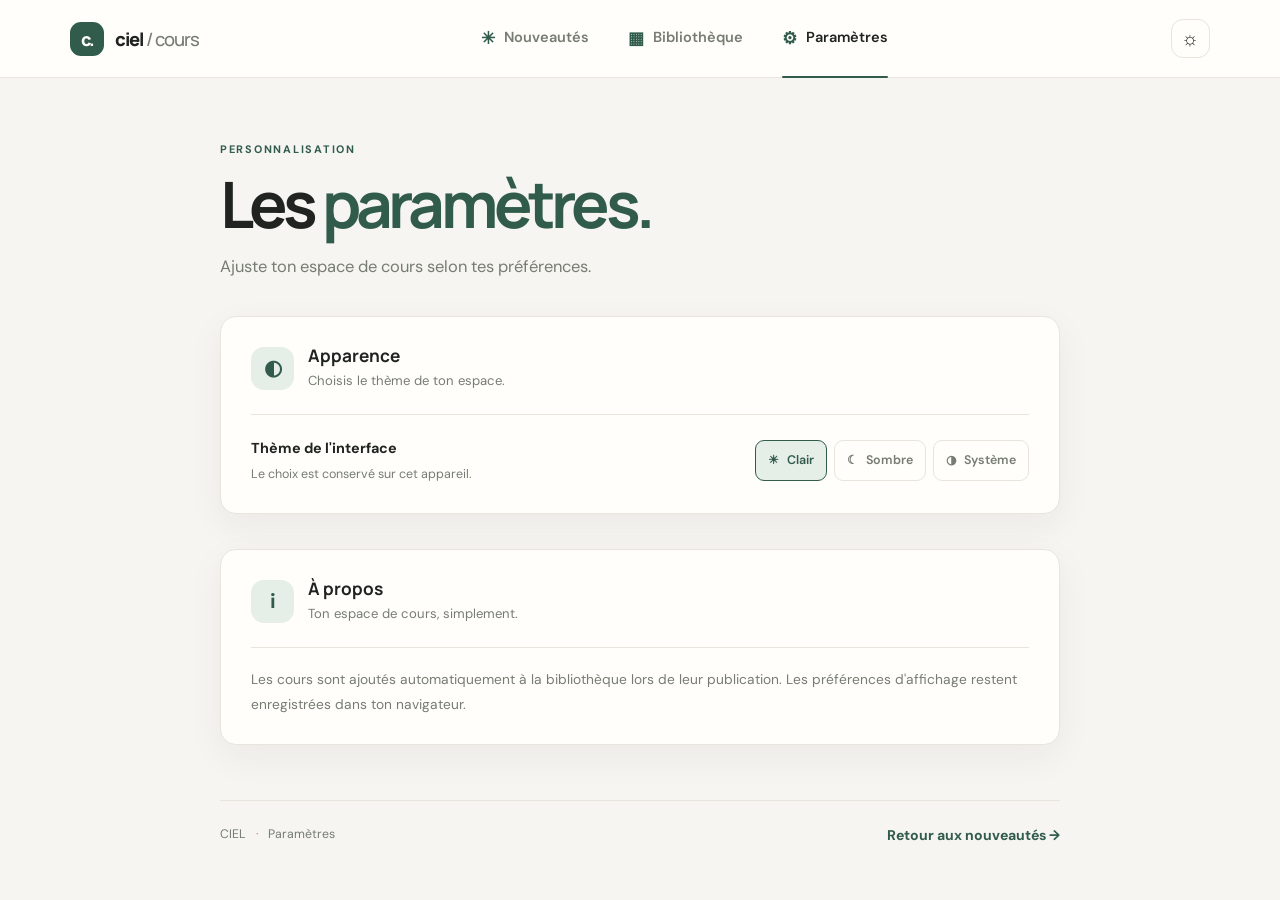
<file: site/parametres.html>
<!doctype html>
<html lang="fr">
<head>
  <meta charset="utf-8"><meta name="viewport" content="width=device-width,initial-scale=1">
  <title>Paramètres — CIEL</title>
  <link rel="preconnect" href="https://fonts.googleapis.com"><link rel="preconnect" href="https://fonts.gstatic.com" crossorigin>
  <link href="https://fonts.googleapis.com/css2?family=DM+Sans:wght@400;500;600;700&family=Manrope:wght@400;500;600;700;800&display=swap" rel="stylesheet">
  <link rel="stylesheet" href="assets/style.css">
  <script>try{const t=localStorage.getItem('theme');if(t)document.documentElement.dataset.theme=t}catch(e){}</script>
</head>
<body data-page="settings" data-catalog="catalog.json">
  <header class="topbar">
    <a class="brand" href="./index.html" aria-label="CIEL, accueil"><span class="brand-mark">c.</span><span>ciel<span class="brand-light"> / cours</span></span></a>
    <nav class="main-nav" aria-label="Navigation principale">
      <a class="nav-link" href="./index.html"><span class="nav-icon">✳</span>Nouveautés</a>
      <a class="nav-link" href="./bibliotheque.html"><span class="nav-icon">▦</span>Bibliothèque</a>
      <a class="nav-link active" href="./parametres.html"><span class="nav-icon">⚙</span>Paramètres</a>
    </nav>
    <button id="themeToggle" class="icon-button theme-toggle" type="button" aria-label="Changer de thème" title="Changer de thème"><span class="theme-glyph">☼</span></button>
  </header>
  <main class="page-shell settings-page">
    <section class="library-intro"><div class="overline">PERSONNALISATION</div><h1>Les <em>paramètres.</em></h1><p class="welcome-text">Ajuste ton espace de cours selon tes préférences.</p></section>
    <section class="settings-panel">
      <div class="settings-section-heading"><div class="settings-icon">◐</div><div><h2>Apparence</h2><p>Choisis le thème de ton espace.</p></div></div>
      <div class="setting-row"><div><strong>Thème de l'interface</strong><span>Le choix est conservé sur cet appareil.</span></div><div class="theme-options"><button class="theme-option" data-theme-choice="light" type="button"><span>☀</span> Clair</button><button class="theme-option" data-theme-choice="dark" type="button"><span>☾</span> Sombre</button><button class="theme-option" data-theme-choice="system" type="button"><span>◑</span> Système</button></div></div>
    </section>
    <section class="settings-panel about-panel"><div class="settings-section-heading"><div class="settings-icon">i</div><div><h2>À propos</h2><p>Ton espace de cours, simplement.</p></div></div><div class="about-copy">Les cours sont ajoutés automatiquement à la bibliothèque lors de leur publication. Les préférences d'affichage restent enregistrées dans ton navigateur.</div></section>
    <footer class="site-footer"><span>CIEL <span class="footer-separator">·</span> Paramètres</span><a href="./index.html" class="text-link">Retour aux nouveautés →</a></footer>
  </main>
  <script src="assets/app.js"></script>
</body>
</html>
</file>
<file: site/assets/style.css>
/* CIEL — interface */
:root{color-scheme:light;--bg:#f6f5f1;--panel:#fffefa;--panel-soft:#f0efe9;--text:#20231f;--muted:#777c73;--line:#e7e5dc;--accent:#315c4c;--accent-strong:#234738;--accent-soft:#e6eee8;--orange:#d17b52;--shadow:0 12px 36px rgba(35,43,35,.055);--shadow-hover:0 18px 42px rgba(35,43,35,.10)}
:root[data-theme=dark]{color-scheme:dark;--bg:#171b19;--panel:#202723;--panel-soft:#29312c;--text:#eff2ed;--muted:#a5afa7;--line:#354039;--accent:#9bc5aa;--accent-strong:#b5d6bf;--accent-soft:#2b3c32;--orange:#e59a70;--shadow:0 12px 36px rgba(0,0,0,.16);--shadow-hover:0 18px 42px rgba(0,0,0,.25)}
*{box-sizing:border-box}html{scroll-behavior:smooth}body{margin:0;background:var(--bg);color:var(--text);font:15px/1.65 "DM Sans",sans-serif;transition:background .2s,color .2s}a{color:inherit;text-decoration:none}button,input{font:inherit}button{cursor:pointer}.topbar{height:78px;padding:0 max(calc((100vw - 1180px)/2),5.5vw);display:flex;align-items:center;justify-content:space-between;gap:28px;background:var(--panel);border-bottom:1px solid var(--line);position:sticky;top:0;z-index:20}.brand{display:flex;align-items:center;gap:11px;font:800 1.15rem "Manrope",sans-serif;letter-spacing:-.055em;white-space:nowrap}.brand-mark{width:34px;height:34px;display:grid;place-items:center;background:var(--accent);color:#fff;border-radius:11px;font:800 1.12rem "Manrope",sans-serif;letter-spacing:-.08em}.brand-light{font-weight:500;color:var(--muted)}.main-nav{display:flex;align-items:center;gap:7px;height:100%}.nav-link{height:100%;display:flex;align-items:center;gap:9px;padding:0 16px;color:var(--muted);font-size:.91rem;font-weight:600;position:relative;transition:color .18s}.nav-link:hover,.nav-link.active{color:var(--text)}.nav-link.active:after{content:"";position:absolute;bottom:-1px;left:16px;right:16px;height:2px;background:var(--accent);border-radius:2px}.nav-icon{font-size:1.05rem;color:var(--accent)}.icon-button{width:39px;height:39px;display:grid;place-items:center;border:1px solid var(--line);border-radius:12px;background:var(--panel);color:var(--text);font-size:1.2rem;transition:background .18s,border .18s}.icon-button:hover{background:var(--panel-soft);border-color:var(--muted)}.page-shell{max-width:1120px;margin:0 auto;padding:0 30px}.welcome-block{min-height:340px;padding:78px 0 66px;display:flex;align-items:flex-end;justify-content:space-between;gap:40px;border-bottom:1px solid var(--line)}.welcome-copy{max-width:660px}.overline{font-size:.68rem;letter-spacing:.16em;font-weight:700;color:var(--accent);line-height:1.4}.status-dot{display:inline-block;width:7px;height:7px;border-radius:50%;background:var(--orange);margin:0 8px 1px 0}.welcome-block h1,.library-intro h1{font:700 clamp(2.9rem,6vw,5rem)/1.04 "Manrope",sans-serif;letter-spacing:-.075em;margin:19px 0 17px}.welcome-block h1 em,.library-intro h1 em{font-style:normal;color:var(--accent)}.welcome-text{font-size:1.03rem;color:var(--muted);max-width:530px;margin:0;line-height:1.8}.welcome-action{font-weight:700;color:var(--accent);white-space:nowrap;padding:12px 0;border-bottom:1px solid var(--accent);margin-bottom:5px}.welcome-action span,.text-link span,.button-primary span{margin-left:10px}.section-block{padding:56px 0 48px}.section-heading{display:flex;align-items:flex-end;justify-content:space-between;gap:20px;margin-bottom:23px}.section-heading h2,.teaser-copy h2{font:700 1.75rem "Manrope",sans-serif;letter-spacing:-.055em;margin:7px 0 0}.text-link{font-size:.88rem;color:var(--accent);font-weight:700}.course-grid{display:grid;grid-template-columns:repeat(2,minmax(0,1fr));gap:14px}.course-card{min-height:190px;padding:21px 22px 18px;background:var(--panel);border:1px solid var(--line);border-radius:15px;display:flex;flex-direction:column;box-shadow:var(--shadow);transition:transform .2s,border-color .2s,box-shadow .2s}.course-card:hover{transform:translateY(-3px);border-color:color-mix(in srgb,var(--accent) 42%,var(--line));box-shadow:var(--shadow-hover)}.course-card-top{display:flex;align-items:center;justify-content:space-between}.course-type{font-size:.62rem;letter-spacing:.13em;font-weight:800;color:var(--muted)}.course-arrow{color:var(--accent);font-size:1.15rem}.course-card h3{font:700 1.12rem/1.4 "Manrope",sans-serif;letter-spacing:-.035em;margin:16px 0 20px}.course-card-bottom{margin-top:auto;display:flex;align-items:center;justify-content:space-between;gap:12px}.course-subject{font-size:.78rem;color:var(--muted);font-weight:600}.course-actions{display:flex;align-items:center;gap:14px;font-size:.78rem;font-weight:700;color:var(--accent)}.course-actions a:hover{text-decoration:underline;text-underline-offset:4px}.pdf-link{color:var(--muted)}.library-teaser{display:flex;align-items:center;gap:23px;padding:28px 30px;margin:14px 0 58px;background:var(--accent-soft);border:1px solid color-mix(in srgb,var(--accent) 13%,var(--line));border-radius:18px}.teaser-icon{flex:0 0 52px;width:52px;height:52px;display:grid;place-items:center;background:var(--panel);border-radius:15px;color:var(--accent);font-size:1.55rem}.teaser-copy{flex:1}.teaser-copy h2{font-size:1.25rem}.teaser-copy p{margin:5px 0 0;color:var(--muted);font-size:.88rem}.button-primary{padding:12px 17px;background:var(--accent);color:#fff;border-radius:10px;font-weight:700;font-size:.86rem;white-space:nowrap;transition:transform .18s,background .18s}.button-primary:hover{transform:translateY(-2px);background:var(--accent-strong)}.site-footer{display:flex;justify-content:space-between;gap:20px;padding:23px 0 30px;border-top:1px solid var(--line);font-size:.77rem;color:var(--muted)}.footer-separator{padding:0 7px;color:var(--orange)}.loading-state,.empty-state{grid-column:1/-1;padding:28px;color:var(--muted);background:var(--panel);border:1px dashed var(--line);border-radius:14px}.library-page{padding-top:64px}.library-intro{max-width:700px}.library-intro h1{font-size:clamp(2.8rem,5vw,4.2rem);margin:14px 0}.searchbox{height:59px;max-width:680px;margin-top:30px;display:flex;align-items:center;gap:13px;padding:0 17px;background:var(--panel);border:1px solid var(--line);border-radius:13px;box-shadow:var(--shadow);transition:border .18s,box-shadow .18s}.searchbox:focus-within{border-color:var(--accent);box-shadow:0 0 0 3px var(--accent-soft)}.search-symbol{font-size:1.7rem;color:var(--accent);line-height:1}.searchbox input{flex:1;min-width:0;border:0;outline:0;background:transparent;color:var(--text);font-size:.94rem}.searchbox input::placeholder{color:var(--muted)}.searchbox kbd{padding:4px 7px;border:1px solid var(--line);border-radius:6px;color:var(--muted);font: .68rem "DM Sans",sans-serif;white-space:nowrap}.library-toolbar{display:flex;align-items:center;justify-content:space-between;max-width:680px;margin-top:13px}.result-count{font-size:.78rem;color:var(--muted)}.clear-search{border:0;background:transparent;color:var(--accent);font-size:.78rem;font-weight:700}.subject-filters{display:flex;flex-wrap:wrap;gap:8px;margin:35px 0 29px;padding-bottom:22px;border-bottom:1px solid var(--line)}.filter-chip{border:1px solid var(--line);background:var(--panel);color:var(--muted);border-radius:999px;padding:8px 14px;font-size:.79rem;font-weight:600;transition:all .18s}.filter-chip:hover{border-color:var(--accent);color:var(--accent)}.filter-chip.active{background:var(--accent);border-color:var(--accent);color:#fff}.subject-section{margin:0 0 42px}.subject-heading{display:flex;align-items:center;gap:14px;margin-bottom:17px}.subject-icon{width:46px;height:46px;display:grid;place-items:center;border-radius:14px;font:700 1.35rem "Manrope",sans-serif}.subject-icon.violet{background:#eee9f8;color:#7155a7}.subject-icon.blue{background:#e6eef7;color:#416f9c}.subject-icon.coral{background:#f8e9e2;color:#b96d4d}.subject-icon.amber{background:#f7efd9;color:#a47b2f}.subject-icon.green{background:#e5efe7;color:#4c805b}.subject-icon.slate{background:var(--panel-soft);color:var(--accent)}:root[data-theme=dark] .subject-icon{filter:brightness(.78) saturate(.8)}.subject-heading-copy{flex:1}.subject-heading h2{font:700 1.16rem "Manrope",sans-serif;letter-spacing:-.035em;margin:0}.subject-heading p{font-size:.78rem;color:var(--muted);margin:2px 0 0}.subject-count{font-size:.75rem;color:var(--muted);padding:5px 10px;border:1px solid var(--line);border-radius:999px}.library-course-grid .course-card{min-height:165px}.empty-library{padding:65px 20px;text-align:center;background:var(--panel);border:1px dashed var(--line);border-radius:16px}.empty-illustration{margin:0 auto 14px;width:52px;height:52px;display:grid;place-items:center;background:var(--accent-soft);color:var(--accent);border-radius:16px;font-size:1.8rem}.empty-library h2{font:700 1.15rem "Manrope",sans-serif;margin:0 0 5px}.empty-library p{color:var(--muted);margin:0;font-size:.9rem}.settings-page{padding-top:64px;max-width:900px}.settings-panel{margin:35px 0 18px;padding:27px 30px;background:var(--panel);border:1px solid var(--line);border-radius:16px;box-shadow:var(--shadow)}.settings-section-heading{display:flex;align-items:center;gap:14px;padding-bottom:22px;border-bottom:1px solid var(--line)}.settings-icon{width:43px;height:43px;display:grid;place-items:center;border-radius:13px;background:var(--accent-soft);color:var(--accent);font-size:1.3rem;font-weight:700}.settings-section-heading h2{font:700 1.08rem "Manrope",sans-serif;margin:0}.settings-section-heading p{font-size:.82rem;color:var(--muted);margin:3px 0 0}.setting-row{display:flex;justify-content:space-between;align-items:center;gap:25px;padding:22px 0 2px}.setting-row strong,.setting-row span{display:block}.setting-row strong{font-size:.9rem}.setting-row>div:first-child span{font-size:.78rem;color:var(--muted);margin-top:3px}.theme-options{display:flex;gap:7px}.theme-option{border:1px solid var(--line);background:var(--panel);color:var(--muted);border-radius:9px;padding:9px 12px;font-size:.78rem;font-weight:600}.theme-option span{display:inline!important;margin-right:5px}.theme-option.selected{background:var(--accent-soft);border-color:var(--accent);color:var(--accent)}.about-panel{margin-bottom:55px}.about-copy{padding-top:19px;color:var(--muted);font-size:.86rem;line-height:1.8}.reading{max-width:900px;margin:auto;padding:30px 24px 70px}.reader-actions{display:flex;justify-content:space-between;gap:12px;margin-bottom:25px}.back{color:var(--muted);font-weight:600}.button{background:var(--accent);color:white;padding:10px 14px;border-radius:10px;font-weight:750}.prose{background:var(--panel);border:1px solid var(--line);border-radius:17px;padding:clamp(18px,5vw,48px);overflow-wrap:anywhere}.prose h1,.prose h2,.prose h3{font-family:"Manrope",sans-serif;line-height:1.25;margin-top:1.6em}.prose h2{border-bottom:1px solid var(--line);padding-bottom:.4em}.prose img{max-width:100%;height:auto}.prose table{width:100%;border-collapse:collapse;display:block;overflow-x:auto}.prose th,.prose td{border:1px solid var(--line);padding:8px}.prose th{background:var(--accent-soft)}.prose blockquote{border-left:4px solid var(--accent);padding:4px 15px;color:var(--muted)}.prose pre{overflow:auto;padding:14px;background:var(--bg);border-radius:9px}.prose a{color:var(--accent);text-decoration:underline;text-underline-offset:3px}body:has(.reading) .topbar .main-nav{display:none}@media(max-width:760px){.topbar{height:68px;padding:0 20px;gap:12px}.main-nav{gap:0}.nav-link{padding:0 10px;font-size:.8rem}.nav-icon{display:none}.nav-link.active:after{left:10px;right:10px}.page-shell{padding-left:22px;padding-right:22px}.welcome-block{min-height:0;padding:58px 0 45px;display:block}.welcome-block h1{font-size:clamp(2.8rem,10vw,4rem)}.welcome-action{display:inline-block;margin-top:25px}.section-block{padding:43px 0 35px}.course-grid{grid-template-columns:1fr}.library-teaser{align-items:flex-start;flex-wrap:wrap;padding:23px}.teaser-copy{min-width:calc(100% - 80px)}.button-primary{margin-left:75px}.library-page,.settings-page{padding-top:48px}.searchbox kbd{display:none}.setting-row{align-items:flex-start;flex-direction:column}.theme-options{flex-wrap:wrap}.site-footer{flex-direction:column;gap:6px}}@media(max-width:480px){.topbar{padding:0 14px}.brand{font-size:1rem;gap:7px}.brand-mark{width:30px;height:30px}.nav-link{padding:0 7px;font-size:.73rem}.icon-button{width:34px;height:34px}.page-shell{padding-left:17px;padding-right:17px}.welcome-block{padding-top:47px}.welcome-text{font-size:.94rem}.section-heading{align-items:flex-start;flex-direction:column}.text-link{margin-top:0}.course-card{padding:19px}.course-card-bottom{align-items:flex-start;flex-direction:column}.course-actions{width:100%;justify-content:space-between}.library-intro h1{font-size:2.8rem}.subject-heading{gap:10px}.subject-icon{width:40px;height:40px}.subject-heading p{max-width:200px}.settings-panel{padding:21px 18px}.reader-actions{flex-direction:column}}@media print{.topbar,.reader-actions{display:none!important}body{background:white;color:#111}.prose{border:0;padding:0}.prose h1,.prose h2,.prose h3{break-after:avoid}.prose img,table,pre{break-inside:avoid}}
</file>
